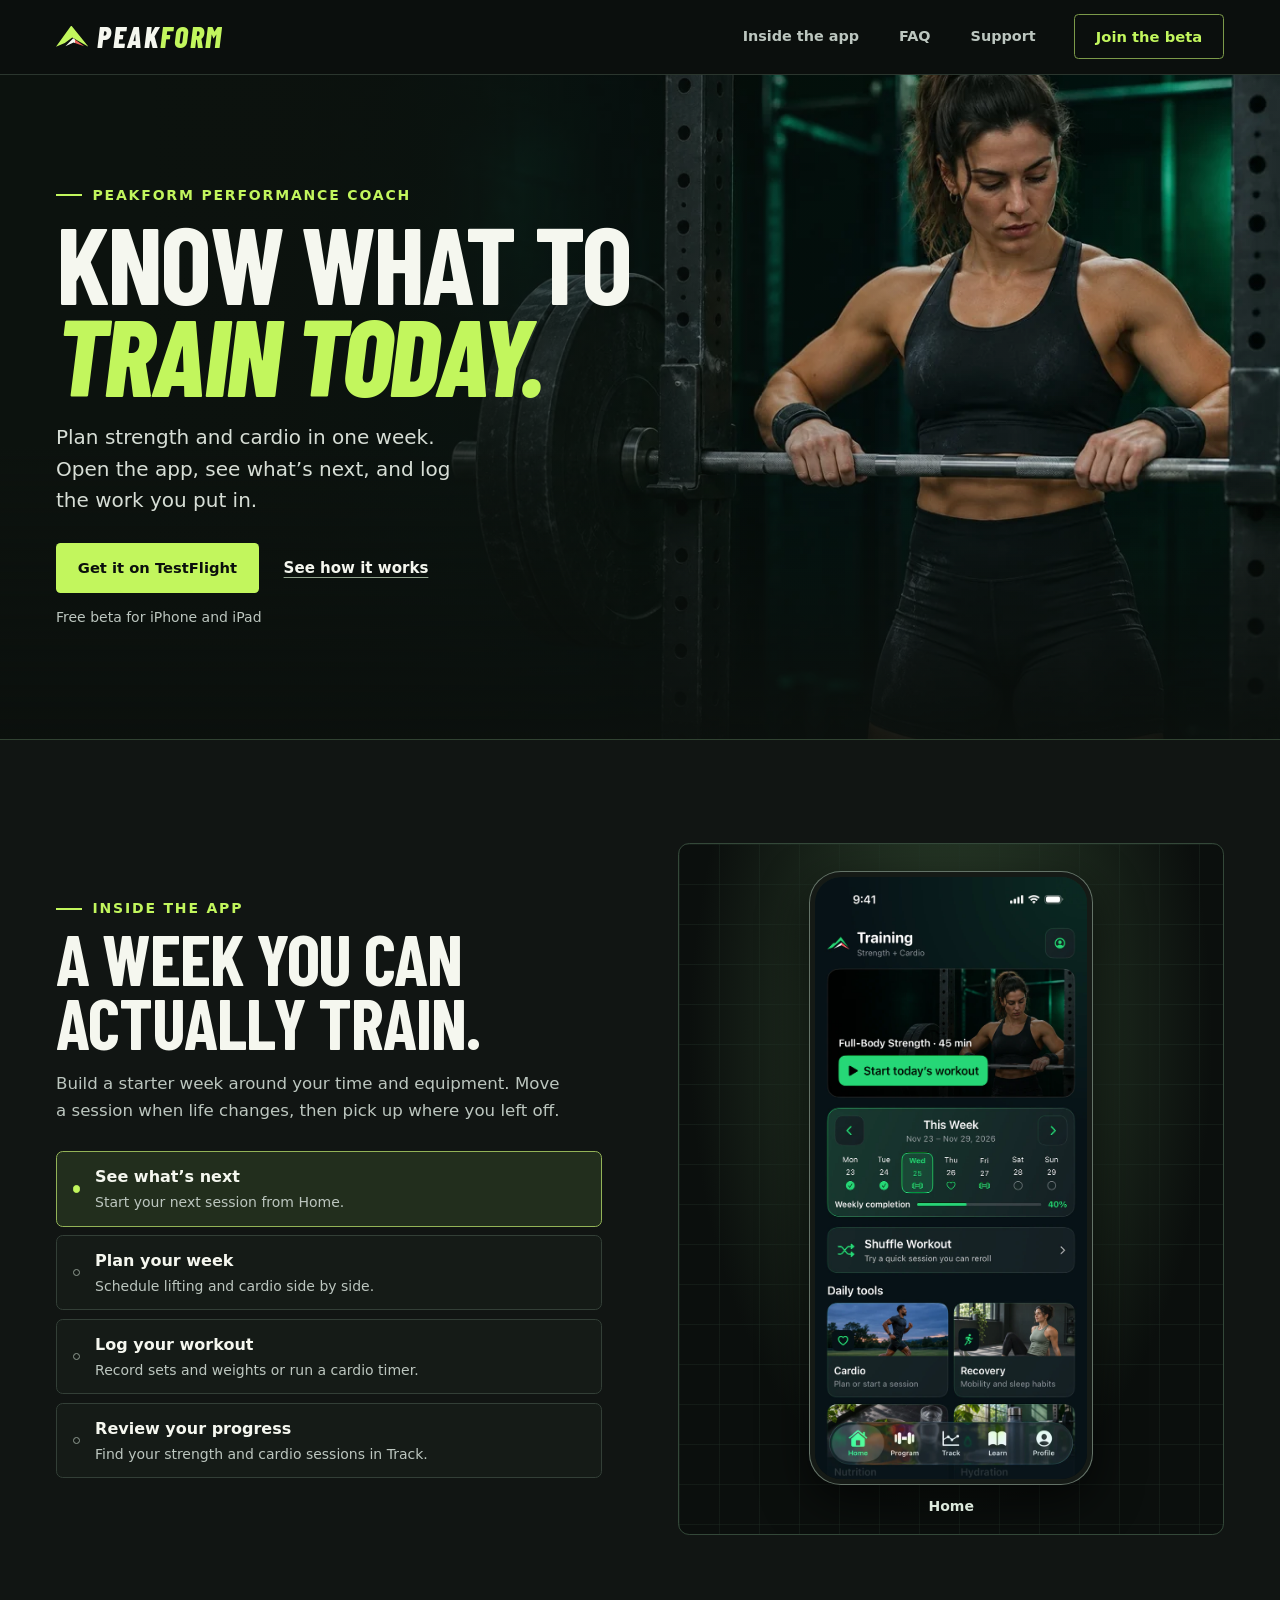
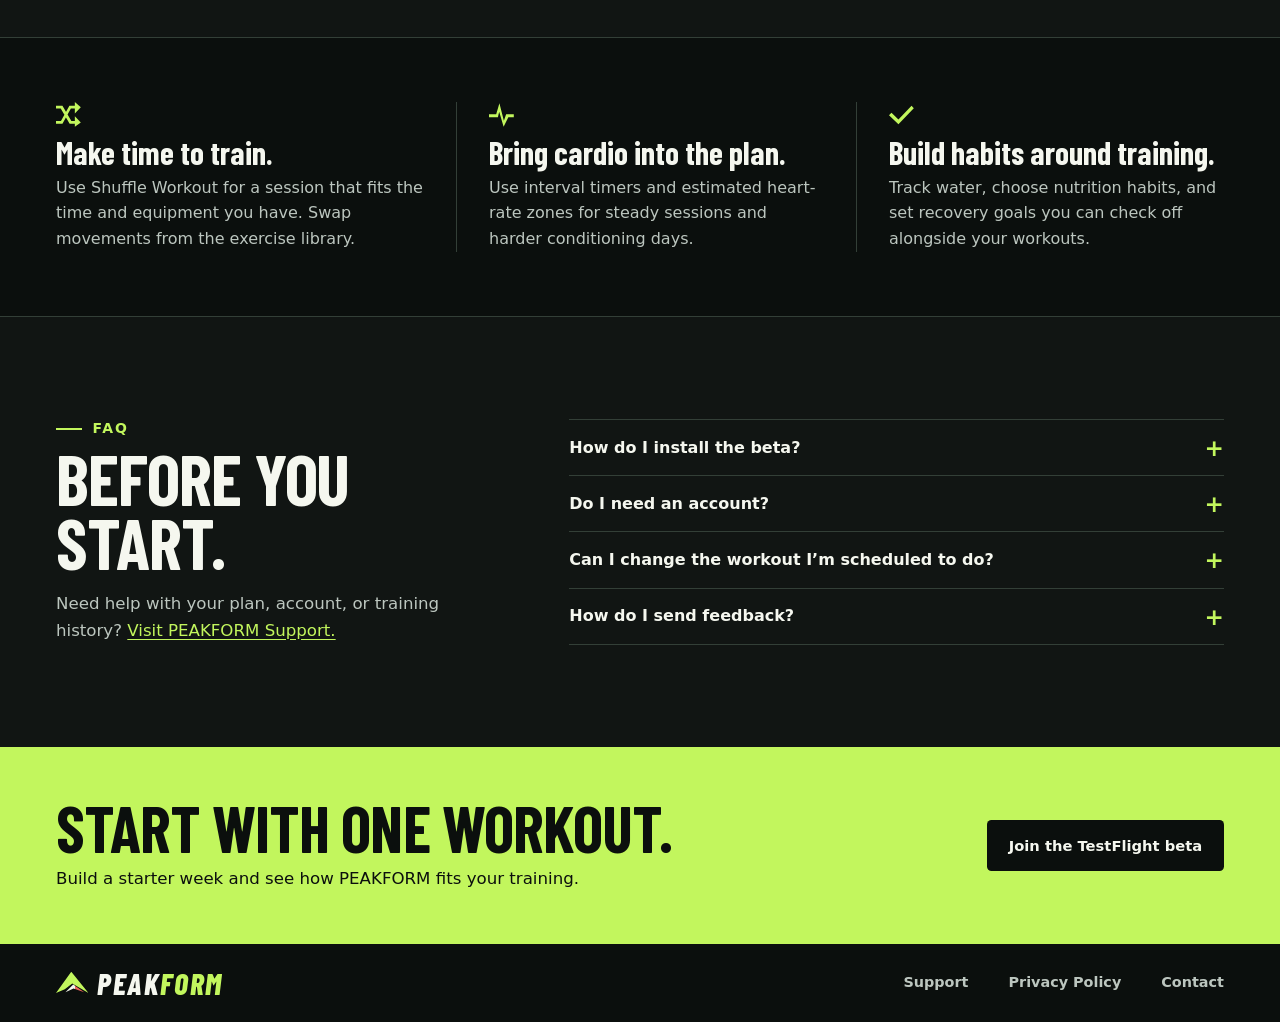
<file: peakform/index.html>
<!doctype html>
<html lang="en">
<head>
  <meta charset="utf-8">
  <meta name="viewport" content="width=device-width, initial-scale=1">
  <meta name="theme-color" content="#111513">
  <meta name="description" content="Plan your strength and cardio week, find today's workout, and track what you actually trained. Try PEAKFORM on TestFlight for iPhone and iPad.">
  <meta property="og:type" content="website">
  <meta property="og:title" content="PEAKFORM | Know what to train today">
  <meta property="og:description" content="Build your strength and cardio week. Start today's workout. Track the work you put in.">
  <meta property="og:url" content="https://edoza017.github.io/FYTRR26/peakform/">
  <meta property="og:image" content="https://edoza017.github.io/FYTRR26/peakform/site-assets/social.jpg">
  <meta property="og:image:alt" content="An athlete gripping a loaded barbell in a dark training gym">
  <meta name="twitter:card" content="summary_large_image">
  <link rel="canonical" href="https://edoza017.github.io/FYTRR26/peakform/">
  <link rel="icon" href="site-assets/icon.png" type="image/png">
  <link rel="apple-touch-icon" href="site-assets/icon.png">
  <link rel="stylesheet" href="site.css">
  <script src="site.js" defer></script>
  <title>PEAKFORM | Know what to train today</title>
</head>
<body>
  <a class="skip" href="#main">Skip to content</a>
  <header class="site-header">
    <div class="wrap topbar">
      <a class="wordmark" href="./" aria-label="PEAKFORM home">
        <span class="mark" aria-hidden="true"></span>
        <span>PEAK<span class="brand-accent">FORM</span></span>
      </a>
      <nav aria-label="Main">
        <a href="#inside">Inside the app</a>
        <a href="#questions">FAQ</a>
        <a href="support.html">Support</a>
      </nav>
      <a class="button button-outline header-join" href="https://testflight.apple.com/join/Tm3gWxA2">Join the beta</a>
    </div>
  </header>

  <main id="main">
    <section class="hero" aria-labelledby="welcome">
      <img class="hero-image" src="site-assets/hero.webp" alt="" width="1200" height="800" fetchpriority="high">
      <div class="wrap hero-content">
        <p class="eyebrow">PEAKFORM Performance Coach</p>
        <h1 id="welcome">Know what to<br><em>train today.</em></h1>
        <p class="hero-copy">Plan strength and cardio in one week. Open the app, see what’s next, and log the work you put in.</p>
        <div class="hero-actions">
          <a class="button button-primary" href="https://testflight.apple.com/join/Tm3gWxA2">Get it on TestFlight</a>
          <a class="text-link" href="#inside">See how it works</a>
        </div>
        <p class="device-note">Free beta for iPhone and iPad</p>
      </div>
    </section>

    <section class="experience" id="inside" aria-labelledby="experience-title">
      <div class="wrap experience-layout">
        <div class="experience-copy">
          <p class="eyebrow">Inside the app</p>
          <h2 id="experience-title">A week you can<br>actually train.</h2>
          <p class="section-copy">Build a starter week around your time and equipment. Move a session when life changes, then pick up where you left off.</p>

          <div class="screen-tabs" role="tablist" aria-label="Explore app screens" aria-orientation="vertical" hidden>
            <button type="button" role="tab" aria-selected="true" aria-controls="screen-today" id="tab-today">
              <span><strong>See what’s next</strong><small>Start your next session from Home.</small></span>
            </button>
            <button type="button" role="tab" aria-selected="false" aria-controls="screen-planner" id="tab-planner" tabindex="-1">
              <span><strong>Plan your week</strong><small>Schedule lifting and cardio side by side.</small></span>
            </button>
            <button type="button" role="tab" aria-selected="false" aria-controls="screen-workout" id="tab-workout" tabindex="-1">
              <span><strong>Log your workout</strong><small>Record sets and weights or run a cardio timer.</small></span>
            </button>
            <button type="button" role="tab" aria-selected="false" aria-controls="screen-track" id="tab-track" tabindex="-1">
              <span><strong>Review your progress</strong><small>Find your strength and cardio sessions in Track.</small></span>
            </button>
          </div>
          <noscript>
            <ul>
              <li>Start your next session from Home.</li>
              <li>Schedule strength and cardio side by side.</li>
              <li>Log sets, weights, and timed cardio.</li>
              <li>Find completed sessions in Track.</li>
            </ul>
          </noscript>
        </div>

        <div class="screen-stage">
          <figure id="screen-today" role="tabpanel" aria-labelledby="tab-today">
            <img class="phone-screen" src="site-assets/today.webp" alt="PEAKFORM Home showing a scheduled Full Body A workout and the current week" width="650" height="1413" loading="lazy">
            <figcaption>Home</figcaption>
          </figure>
          <figure id="screen-planner" role="tabpanel" aria-labelledby="tab-planner" hidden>
            <img class="phone-screen" src="site-assets/planner.webp" alt="Weekly Planner showing scheduled strength and cardio sessions" width="650" height="1413" loading="lazy">
            <figcaption>Weekly Planner</figcaption>
          </figure>
          <figure id="screen-workout" role="tabpanel" aria-labelledby="tab-workout" hidden>
            <img class="phone-screen" src="site-assets/workout.webp" alt="Workout logger showing an exercise and a recorded working set" width="650" height="1413" loading="lazy">
            <figcaption>Workout logger</figcaption>
          </figure>
          <figure id="screen-track" role="tabpanel" aria-labelledby="tab-track" hidden>
            <img class="phone-screen" src="site-assets/track.webp" alt="Track showing completed strength and cardio sessions in training history" width="650" height="1413" loading="lazy">
            <figcaption>Track</figcaption>
          </figure>
        </div>
      </div>
    </section>

    <section class="features" aria-label="More ways to train">
      <div class="wrap feature-layout">
        <article>
          <div class="feature-symbol symbol-shuffle" aria-hidden="true"></div>
          <h3>Make time to train.</h3>
          <p>Use Shuffle Workout for a session that fits the time and equipment you have. Swap movements from the exercise library.</p>
        </article>
        <article>
          <div class="feature-symbol symbol-cardio" aria-hidden="true"></div>
          <h3>Bring cardio into the plan.</h3>
          <p>Use interval timers and estimated heart-rate zones for steady sessions and harder conditioning days.</p>
        </article>
        <article>
          <div class="feature-symbol symbol-habits" aria-hidden="true"></div>
          <h3>Build habits around training.</h3>
          <p>Track water, choose nutrition habits, and set recovery goals you can check off alongside your workouts.</p>
        </article>
      </div>
    </section>

    <section class="faq" id="questions" aria-labelledby="faq-title">
      <div class="wrap faq-layout">
        <div>
          <p class="eyebrow">FAQ</p>
          <h2 id="faq-title">Before you start.</h2>
          <p class="section-copy">Need help with your plan, account, or training history? <a href="support.html">Visit PEAKFORM Support.</a></p>
        </div>
        <div class="answers">
          <details>
            <summary>How do I install the beta?</summary>
            <p>Open the invite on your iPhone or iPad. If you need the TestFlight app, Apple will show you how to install it. Then accept the invite and install PEAKFORM.</p>
          </details>
          <details>
            <summary>Do I need an account?</summary>
            <p>You can choose Continue without account after Quick Start. Your training plan and workouts are saved on the device.</p>
          </details>
          <details>
            <summary>Can I change the workout I’m scheduled to do?</summary>
            <p>Yes. Move a session in Weekly Planner, swap exercises from your library, or use Shuffle Workout when you want to train something different.</p>
          </details>
          <details>
            <summary>How do I send feedback?</summary>
            <p>Open PEAKFORM in TestFlight and choose Send Beta Feedback. Include what you were trying to do and what happened, keeping personal information out of your report.</p>
          </details>
        </div>
      </div>
    </section>

    <section class="join" aria-labelledby="join-title">
      <div class="wrap join-layout">
        <div>
          <h2 id="join-title">Start with one workout.</h2>
          <p>Build a starter week and see how PEAKFORM fits your training.</p>
        </div>
        <a class="button button-dark" href="https://testflight.apple.com/join/Tm3gWxA2">Join the TestFlight beta</a>
      </div>
    </section>
  </main>

  <footer class="site-footer" id="support">
    <div class="wrap footer-layout">
      <a class="wordmark" href="./" aria-label="PEAKFORM home">
        <span class="mark" aria-hidden="true"></span>
        <span>PEAK<span class="brand-accent">FORM</span></span>
      </a>
      <nav aria-label="Footer">
        <a href="support.html">Support</a>
        <a href="privacy.html">Privacy Policy</a>
        <a href="mailto:edoza017@gmail.com">Contact</a>
      </nav>
    </div>
  </footer>
</body>
</html>
</file>
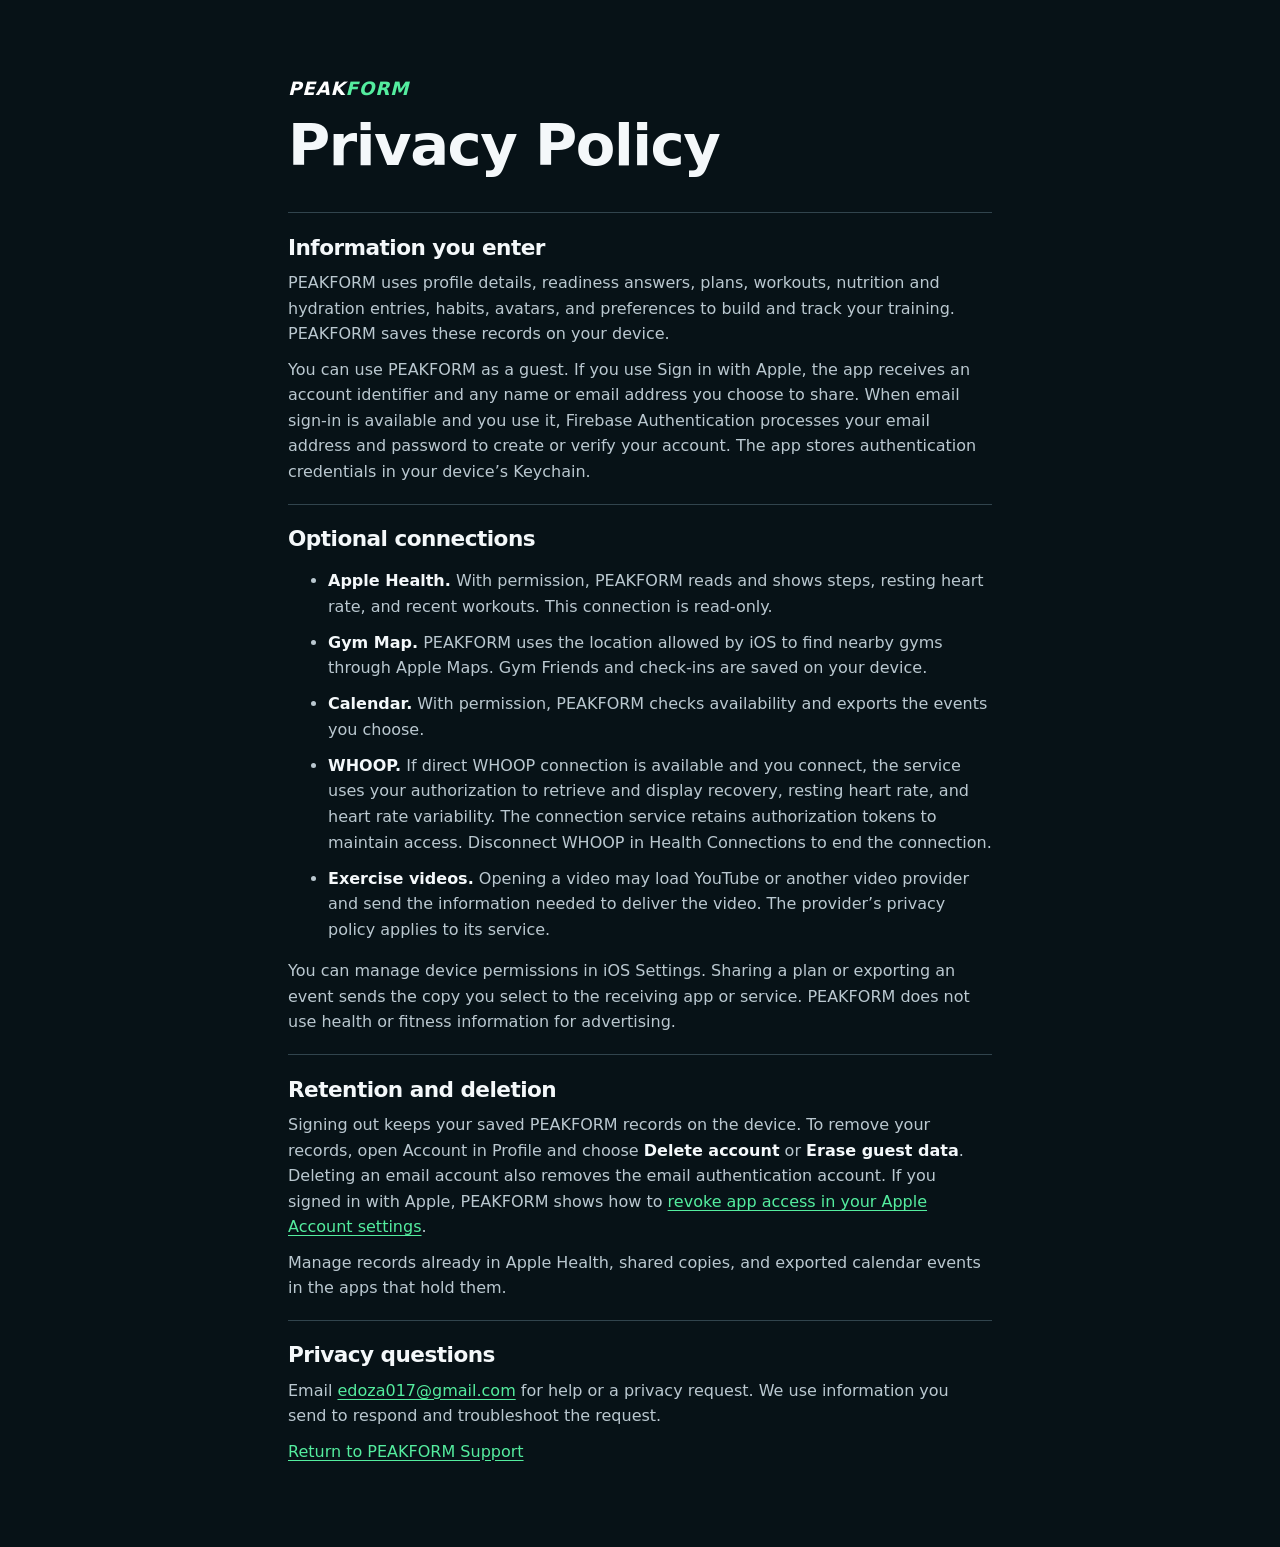
<file: peakform/privacy.html>
<!doctype html>
<html lang="en">
<head>
  <meta charset="utf-8">
  <meta name="viewport" content="width=device-width, initial-scale=1">
  <meta name="description" content="How PEAKFORM uses training, account, and optional device data.">
  <title>PEAKFORM Privacy Policy</title>
  <link rel="stylesheet" href="styles.css">
</head>
<body>
  <main>
    <header>
      <p class="brand">PEAK<span>FORM</span></p>
      <h1>Privacy Policy</h1>
    </header>
    <section aria-labelledby="information">
      <h2 id="information">Information you enter</h2>
      <p>PEAKFORM uses profile details, readiness answers, plans, workouts, nutrition and hydration entries, habits, avatars, and preferences to build and track your training. PEAKFORM saves these records on your device.</p>
      <p>You can use PEAKFORM as a guest. If you use Sign in with Apple, the app receives an account identifier and any name or email address you choose to share. When email sign-in is available and you use it, Firebase Authentication processes your email address and password to create or verify your account. The app stores authentication credentials in your device’s Keychain.</p>
    </section>
    <section aria-labelledby="access">
      <h2 id="access">Optional connections</h2>
      <ul>
        <li><strong>Apple Health.</strong> With permission, PEAKFORM reads and shows steps, resting heart rate, and recent workouts. This connection is read-only.</li>
        <li><strong>Gym Map.</strong> PEAKFORM uses the location allowed by iOS to find nearby gyms through Apple Maps. Gym Friends and check-ins are saved on your device.</li>
        <li><strong>Calendar.</strong> With permission, PEAKFORM checks availability and exports the events you choose.</li>
        <li><strong>WHOOP.</strong> If direct WHOOP connection is available and you connect, the service uses your authorization to retrieve and display recovery, resting heart rate, and heart rate variability. The connection service retains authorization tokens to maintain access. Disconnect WHOOP in Health Connections to end the connection.</li>
        <li><strong>Exercise videos.</strong> Opening a video may load YouTube or another video provider and send the information needed to deliver the video. The provider’s privacy policy applies to its service.</li>
      </ul>
      <p>You can manage device permissions in iOS Settings. Sharing a plan or exporting an event sends the copy you select to the receiving app or service. PEAKFORM does not use health or fitness information for advertising.</p>
    </section>
    <section aria-labelledby="retention">
      <h2 id="retention">Retention and deletion</h2>
      <p>Signing out keeps your saved PEAKFORM records on the device. To remove your records, open Account in Profile and choose <strong>Delete account</strong> or <strong>Erase guest data</strong>. Deleting an email account also removes the email authentication account. If you signed in with Apple, PEAKFORM shows how to <a href="https://support.apple.com/en-us/102571">revoke app access in your Apple Account settings</a>.</p>
      <p>Manage records already in Apple Health, shared copies, and exported calendar events in the apps that hold them.</p>
    </section>
    <section aria-labelledby="questions">
      <h2 id="questions">Privacy questions</h2>
      <p>Email <a href="mailto:edoza017@gmail.com">edoza017@gmail.com</a> for help or a privacy request. We use information you send to respond and troubleshoot the request.</p>
      <p><a href="support.html">Return to PEAKFORM Support</a></p>
    </section>
  </main>
</body>
</html>
</file>
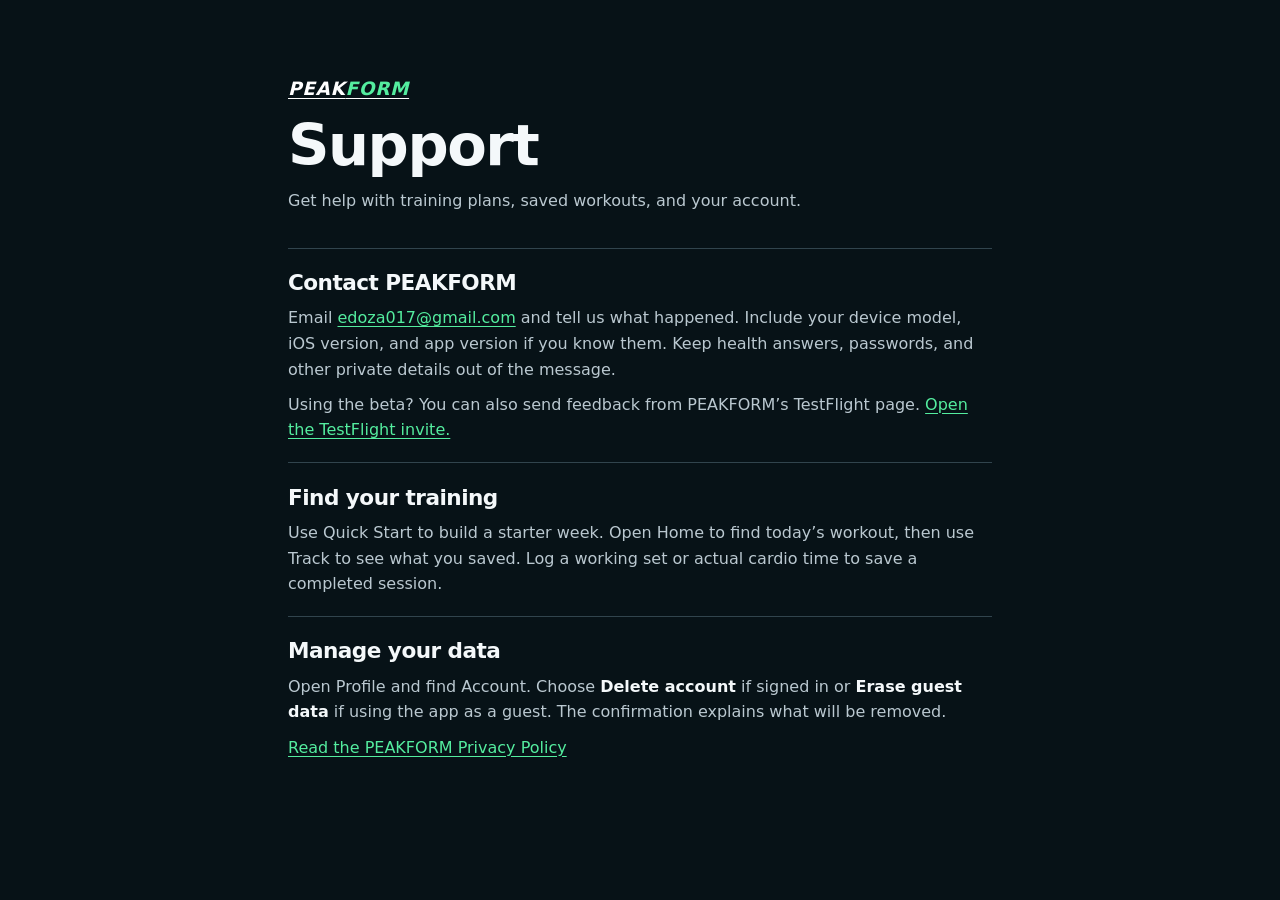
<file: peakform/support.html>
<!doctype html>
<html lang="en">
<head>
  <meta charset="utf-8">
  <meta name="viewport" content="width=device-width, initial-scale=1">
  <meta name="description" content="Get help with PEAKFORM workouts, plans, and account settings.">
  <title>PEAKFORM Support</title>
  <link rel="stylesheet" href="styles.css">
</head>
<body>
  <main>
    <header>
      <p><a class="brand" href="./">PEAK<span>FORM</span></a></p>
      <h1>Support</h1>
      <p>Get help with training plans, saved workouts, and your account.</p>
    </header>
    <section aria-labelledby="contact">
      <h2 id="contact">Contact PEAKFORM</h2>
      <p>Email <a href="mailto:edoza017@gmail.com">edoza017@gmail.com</a> and tell us what happened. Include your device model, iOS version, and app version if you know them. Keep health answers, passwords, and other private details out of the message.</p>
      <p>Using the beta? You can also send feedback from PEAKFORM’s TestFlight page. <a href="https://testflight.apple.com/join/Tm3gWxA2">Open the TestFlight invite.</a></p>
    </section>
    <section aria-labelledby="training">
      <h2 id="training">Find your training</h2>
      <p>Use Quick Start to build a starter week. Open Home to find today’s workout, then use Track to see what you saved. Log a working set or actual cardio time to save a completed session.</p>
    </section>
    <section aria-labelledby="account">
      <h2 id="account">Manage your data</h2>
      <p>Open Profile and find Account. Choose <strong>Delete account</strong> if signed in or <strong>Erase guest data</strong> if using the app as a guest. The confirmation explains what will be removed.</p>
      <p><a href="privacy.html">Read the PEAKFORM Privacy Policy</a></p>
    </section>
  </main>
</body>
</html>
</file>
<file: peakform/site.css>
@font-face {
  font-family: "Barlow Condensed";
  src: url("site-fonts/barlow-condensed-bold.woff2") format("woff2");
  font-weight: 700;
  font-display: swap;
}

@font-face {
  font-family: "Barlow Condensed";
  src: url("site-fonts/barlow-condensed-extrabold-italic.woff2") format("woff2");
  font-weight: 800;
  font-style: italic;
  font-display: swap;
}

:root {
  color-scheme: dark;
  --ink: #111513;
  --deep: #0b0f0d;
  --panel: #151b17;
  --paper: #f5f7ef;
  --muted: #bcc6bf;
  --line: #333f37;
  --lime: #c2f65d;
  --red: #ec635c;
  --display: "Barlow Condensed", "Arial Narrow", Impact, sans-serif;
  font: 100%/1.6 system-ui, -apple-system, "Segoe UI", sans-serif;
  background: var(--ink);
  color: var(--paper);
}

*, *::before, *::after { box-sizing: border-box; }
[hidden] { display: none !important; }
body { margin: 0; }
h1, h2, h3, p, figure { margin: 0; }
a { color: inherit; }
img { max-width: 100%; }
button { font: inherit; }
:focus-visible { outline: 2px solid var(--red); outline-offset: 5px; }
:target { scroll-margin-top: 1rem; }

.wrap {
  width: min(100% - 3rem, 73rem);
  margin-inline: auto;
}

.skip {
  position: absolute;
  z-index: 3;
  inset: 1rem auto auto 1rem;
  padding: .7rem 1rem;
  color: var(--deep);
  background: var(--lime);
  transform: translateY(-150%);
}

.skip:focus { transform: none; }

.site-header {
  background: var(--deep);
  border-bottom: 1px solid #2b362e;
}

.topbar, .footer-layout {
  display: flex;
  align-items: center;
  min-height: 4.6rem;
  gap: clamp(1rem, 3vw, 2.8rem);
}

.wordmark {
  display: inline-flex;
  align-items: center;
  gap: .53rem;
  width: max-content;
  font: italic 800 1.85rem/.9 var(--display);
  letter-spacing: .055em;
  text-decoration: none;
  white-space: nowrap;
}

.brand-accent { color: var(--lime); }

.mark {
  position: relative;
  width: 2.03rem;
  height: 1.4rem;
}

.mark::before, .mark::after {
  position: absolute;
  inset: 0;
  content: "";
}

.mark::before {
  background: var(--lime);
  clip-path: polygon(0 95%, 47% 0, 100% 95%, 50% 53%, 27% 78%);
}

.mark::after {
  background: linear-gradient(90deg, var(--paper) 58%, var(--red) 58%);
  clip-path: polygon(29% 92%, 53% 57%, 87% 92%, 54% 75%);
}

.topbar nav, .footer-layout nav {
  display: flex;
  flex-wrap: wrap;
  align-items: center;
  gap: .3rem clamp(1rem, 3.2vw, 2.5rem);
  margin-inline-start: auto;
}

.topbar nav a, .footer-layout nav a {
  display: inline-flex;
  align-items: center;
  min-height: 2.75rem;
  color: var(--muted);
  font-size: .9rem;
  font-weight: 650;
  text-decoration: none;
}

.topbar nav a:hover, .footer-layout nav a:hover { color: var(--lime); }

.button {
  display: inline-flex;
  align-items: center;
  justify-content: center;
  flex-shrink: 0;
  min-height: 3.15rem;
  padding: .72rem 1.3rem;
  border: 1px solid transparent;
  border-radius: .28rem;
  font-size: .92rem;
  font-weight: 800;
  line-height: 1.35;
  text-align: center;
  text-decoration: none;
}

.button-outline {
  min-height: 2.75rem;
  color: var(--lime);
  border-color: #7c9a49;
}

.button-outline:hover { background: #233519; }
.button-primary { color: var(--deep); background: var(--lime); }
.button-primary:hover { background: #d7ff8e; }
.button-dark { color: var(--paper); background: var(--deep); }
.button-dark:hover { background: #243521; }
.join .button:focus-visible { outline-color: var(--deep); }

.hero {
  position: relative;
  isolation: isolate;
  display: grid;
  align-items: center;
  min-height: clamp(35rem, 52vw, 43rem);
  overflow: hidden;
  border-bottom: 1px solid #314332;
  background: #0c120e;
}

.hero-image, .hero::after { position: absolute; z-index: -1; inset: 0; }
.hero-image {
  inset-inline-start: auto;
  width: min(88%, 94rem);
  height: 100%;
  object-fit: cover;
  object-position: 60% 54%;
}

.hero::after {
  content: "";
  background:
    linear-gradient(0deg, #0b100de6 1%, transparent 44%),
    linear-gradient(90deg, #0c120e 5%, #0c120efa 21%, #0c120ecf 38%, #0c120e32 62%, #0c120e0d 90%);
}

.hero-content { padding-block: 4.6rem; }

.eyebrow {
  display: flex;
  align-items: center;
  gap: .63rem;
  color: var(--lime);
  font-size: .875rem;
  font-weight: 750;
  letter-spacing: .13em;
  line-height: 1.4;
  text-transform: uppercase;
}

.eyebrow::before {
  width: 1.65rem;
  height: .13rem;
  content: "";
  background: var(--lime);
}

h1, h2, h3 { font-family: var(--display); font-weight: 700; }

h1 {
  margin-block: .7rem 1.45rem;
  max-width: 8.6em;
  font-size: clamp(4.3rem, 8.5vw, 9rem);
  line-height: .84;
  letter-spacing: -.026em;
  text-transform: uppercase;
}

h1 em { font-weight: 800; color: var(--lime); }
.hero-copy {
  max-width: 26rem;
  color: #d7ded6;
  font-size: clamp(1.02rem, 1.6vw, 1.25rem);
  line-height: 1.58;
}

.hero-actions {
  display: flex;
  align-items: center;
  flex-wrap: wrap;
  gap: .55rem 1.55rem;
  margin-block: 1.6rem .8rem;
}

.text-link {
  display: inline-flex;
  align-items: center;
  min-height: 2.75rem;
  color: var(--paper);
  font-size: .94rem;
  font-weight: 700;
  text-decoration-color: #92a58e;
  text-underline-offset: .28em;
}

.text-link:hover { color: var(--lime); }
.device-note { color: var(--muted); font-size: .875rem; }

.experience { padding-block: clamp(4rem, 8vw, 7rem); }
.experience-layout {
  display: grid;
  grid-template-columns: 1fr 1fr;
  align-items: center;
  gap: clamp(2rem, 6vw, 5.5rem);
}

h2 {
  margin-block: .55rem 1.05rem;
  font-size: clamp(3.25rem, 5.5vw, 6.1rem);
  line-height: .9;
  letter-spacing: -.015em;
  text-transform: uppercase;
}

.section-copy { max-width: 32rem; color: var(--muted); font-size: 1.04rem; }
.section-copy a { color: var(--lime); text-underline-offset: .2em; }

.screen-tabs { display: grid; gap: .55rem; margin-top: 1.7rem; }

.screen-tabs button {
  display: grid;
  grid-template-columns: .48rem 1fr;
  align-items: center;
  gap: .9rem;
  padding: .74rem 1rem;
  border: 1px solid var(--line);
  border-radius: .42rem;
  color: var(--paper);
  background: var(--panel);
  text-align: left;
  cursor: pointer;
}

.screen-tabs button::before {
  width: .45rem;
  height: .45rem;
  border: 1px solid #8e9a90;
  border-radius: 50%;
  content: "";
}

.screen-tabs button:hover { border-color: #759177; }
.screen-tabs button[aria-selected="true"] { border-color: #93b357; background: #222e1d; }
.screen-tabs button[aria-selected="true"]::before { border-color: var(--lime); background: var(--lime); }

.screen-tabs strong, .screen-tabs small { display: block; }
.screen-tabs strong { font-size: 1rem; }
.screen-tabs small { margin-top: .09rem; color: var(--muted); font-size: .875rem; }

.screen-stage {
  position: relative;
  display: grid;
  place-items: center;
  min-width: 0;
  padding: 1.75rem 1rem 1rem;
  overflow: hidden;
  border: 1px solid #344839;
  border-radius: .7rem;
  background:
    linear-gradient(#25382c50 1px, transparent 1px),
    linear-gradient(90deg, #25382c50 1px, transparent 1px),
    radial-gradient(ellipse at 50% 28%, #324931, var(--deep) 68%);
  background-size: 2.5rem 2.5rem, 2.5rem 2.5rem, auto;
}

.screen-stage figure { text-align: center; }

.phone-screen {
  display: block;
  width: clamp(13rem, 22vw, 18.5rem);
  height: auto;
  aspect-ratio: 650 / 1413;
  border: .37rem solid #151a16;
  border-radius: 11% / 5%;
  background: #080c0a;
  box-shadow: 0 0 0 1px #647368, 0 1rem 3rem #000a;
}

figcaption {
  margin-top: .72rem;
  color: #dce8dc;
  font-size: .875rem;
  font-weight: 650;
}

.features {
  padding-block: clamp(2.6rem, 5vw, 4.2rem);
  border-block: 1px solid var(--line);
  background: var(--deep);
}

.feature-layout { display: grid; grid-template-columns: repeat(3, 1fr); gap: 2rem; }
.feature-layout article + article { padding-inline-start: 2rem; border-inline-start: 1px solid var(--line); }

h3 { margin-block: .6rem .4rem; font-size: clamp(1.9rem, 2.5vw, 2.55rem); line-height: 1; }
.feature-layout p { max-width: 24rem; color: var(--muted); }

.feature-symbol {
  width: 1.55rem;
  height: 1.55rem;
  background: var(--lime);
}

.symbol-shuffle {
  clip-path: polygon(0 15%, 26% 15%, 62% 77%, 76% 77%, 76% 57%, 100% 83%, 76% 100%, 76% 88%, 55% 88%, 19% 26%, 0 26%, 0 77%, 20% 77%, 54% 15%, 76% 15%, 76% 0, 100% 21%, 76% 46%, 76% 26%, 60% 26%, 26% 88%, 0 88%);
}

.symbol-cardio {
  clip-path: polygon(0 49%, 29% 49%, 42% 5%, 60% 76%, 69% 49%, 100% 49%, 100% 61%, 78% 61%, 59% 100%, 41% 39%, 36% 61%, 0 61%);
}

.symbol-habits {
  clip-path: polygon(0 53%, 10% 43%, 38% 71%, 91% 15%, 100% 25%, 38% 90%);
}

.faq { padding-block: clamp(4rem, 8vw, 7rem); }
.faq-layout {
  display: grid;
  align-items: start;
  grid-template-columns: .8fr 1.2fr;
  gap: clamp(2.3rem, 6vw, 6rem);
}

.answers { border-top: 1px solid var(--line); }
.answers details { border-bottom: 1px solid var(--line); }
.answers summary {
  display: flex;
  justify-content: space-between;
  align-items: center;
  gap: .65rem;
  min-height: 3.45rem;
  padding-block: .65rem;
  color: var(--paper);
  font-size: 1rem;
  font-weight: 700;
  list-style: none;
  cursor: pointer;
}

.answers summary::-webkit-details-marker { display: none; }
.answers summary::after { content: "+"; color: var(--lime); font-size: 1.45rem; line-height: 1; }
.answers details[open] summary::after { content: "−"; }
.answers summary:hover { color: var(--lime); }
.answers details p { max-width: 36rem; padding: 0 2rem 1rem 0; color: var(--muted); }

.join { background: var(--lime); color: var(--deep); }
.join-layout {
  display: flex;
  align-items: center;
  justify-content: space-between;
  flex-wrap: wrap;
  padding-block: clamp(1.8rem, 5vw, 3.25rem);
  gap: 1.5rem;
}

.join h2 { margin: 0 0 .55rem; font-size: clamp(2.8rem, 5vw, 4.75rem); }
.join p { font-size: 1.04rem; }
.site-footer { background: var(--deep); }
.footer-layout { padding-block: 1.05rem; }

@media (max-width: 49rem) {
  .experience-layout, .faq-layout { gap: 2rem; }
  .feature-layout { gap: 1.25rem; }
  .feature-layout article + article { padding-inline-start: 1.25rem; }
  .hero-image { width: 100%; object-position: 65% 54%; }
}

@media (max-width: 39rem) {
  .wrap { width: calc(100% - 2rem); }
  .topbar { flex-wrap: wrap; justify-content: space-between; gap: .35rem 1rem; padding: .65rem 0 .3rem; }
  .topbar nav { order: 1; width: 100%; gap: .3rem 1.3rem; margin-inline-start: 0; }
  .topbar nav a { min-height: 2.35rem; }
  .hero {
    min-height: 0;
    align-items: start;
  }
  .hero-image {
    height: clamp(18rem, 91vw, 31rem);
    object-position: 69% 50%;
  }
  .hero::after {
    background:
      linear-gradient(180deg, #0c120e22 2%, #0c120e00 12rem, #0c120e 25rem),
      linear-gradient(90deg, #0c120e8a, #0c120e07 70%);
  }
  .hero-content { padding-block: clamp(13rem, 58vw, 20rem) 2.7rem; }
  h1 { font-size: clamp(3.45rem, 12vw, 5.5rem); }
  .experience-layout, .faq-layout, .feature-layout { grid-template-columns: 1fr; }
  .feature-layout article + article { padding: 1.35rem 0 0; border: 0; border-top: 1px solid var(--line); }
  .phone-screen { width: min(14rem, 65vw); }
  .footer-layout { flex-wrap: wrap; }
  .footer-layout nav { margin-inline-start: 0; gap: .3rem 1.45rem; }
}

@media (max-width: 23rem) {
  .wordmark { gap: .3rem; font-size: 1.55rem; }
  .mark { width: 1.7rem; }
  .header-join { padding-inline: .7rem; }
  .topbar nav { column-gap: .95rem; }
}
</file>
<file: peakform/styles.css>
:root {
  color-scheme: dark;
  font: 100%/1.6 system-ui, sans-serif;
  background: #071217;
  color: #f4f8fa;
  --accent: #54ed9f;
  --muted: #bac8d0;
  --line: #31444d;
}
body { margin: 0; }
main { box-sizing: border-box; max-width: 48rem; margin: auto; padding: clamp(1.5rem, 6vw, 4rem) clamp(1.25rem, 5vw, 2rem); }
header { padding-bottom: 1.5rem; }
h1, h2 { line-height: 1.15; letter-spacing: -.025em; margin: 0 0 .6rem; }
h1 { font-size: clamp(2.2rem, 6vw, 3.6rem); }
h2 { font-size: 1.35rem; }
section { border-top: 1px solid var(--line); padding: 1.4rem 0 .6rem; }
p, li { color: var(--muted); overflow-wrap: anywhere; }
p { margin: .6rem 0; }
li + li { margin-top: .65rem; }
strong { color: #f4f8fa; }
a { color: var(--accent); text-underline-offset: .18em; }
a:focus-visible { outline: 2px solid var(--accent); outline-offset: 3px; }
.brand { font-weight: 900; font-size: 1.15rem; letter-spacing: .04em; font-style: italic; color: #fff; }
.brand span { color: var(--accent); }
</file>
